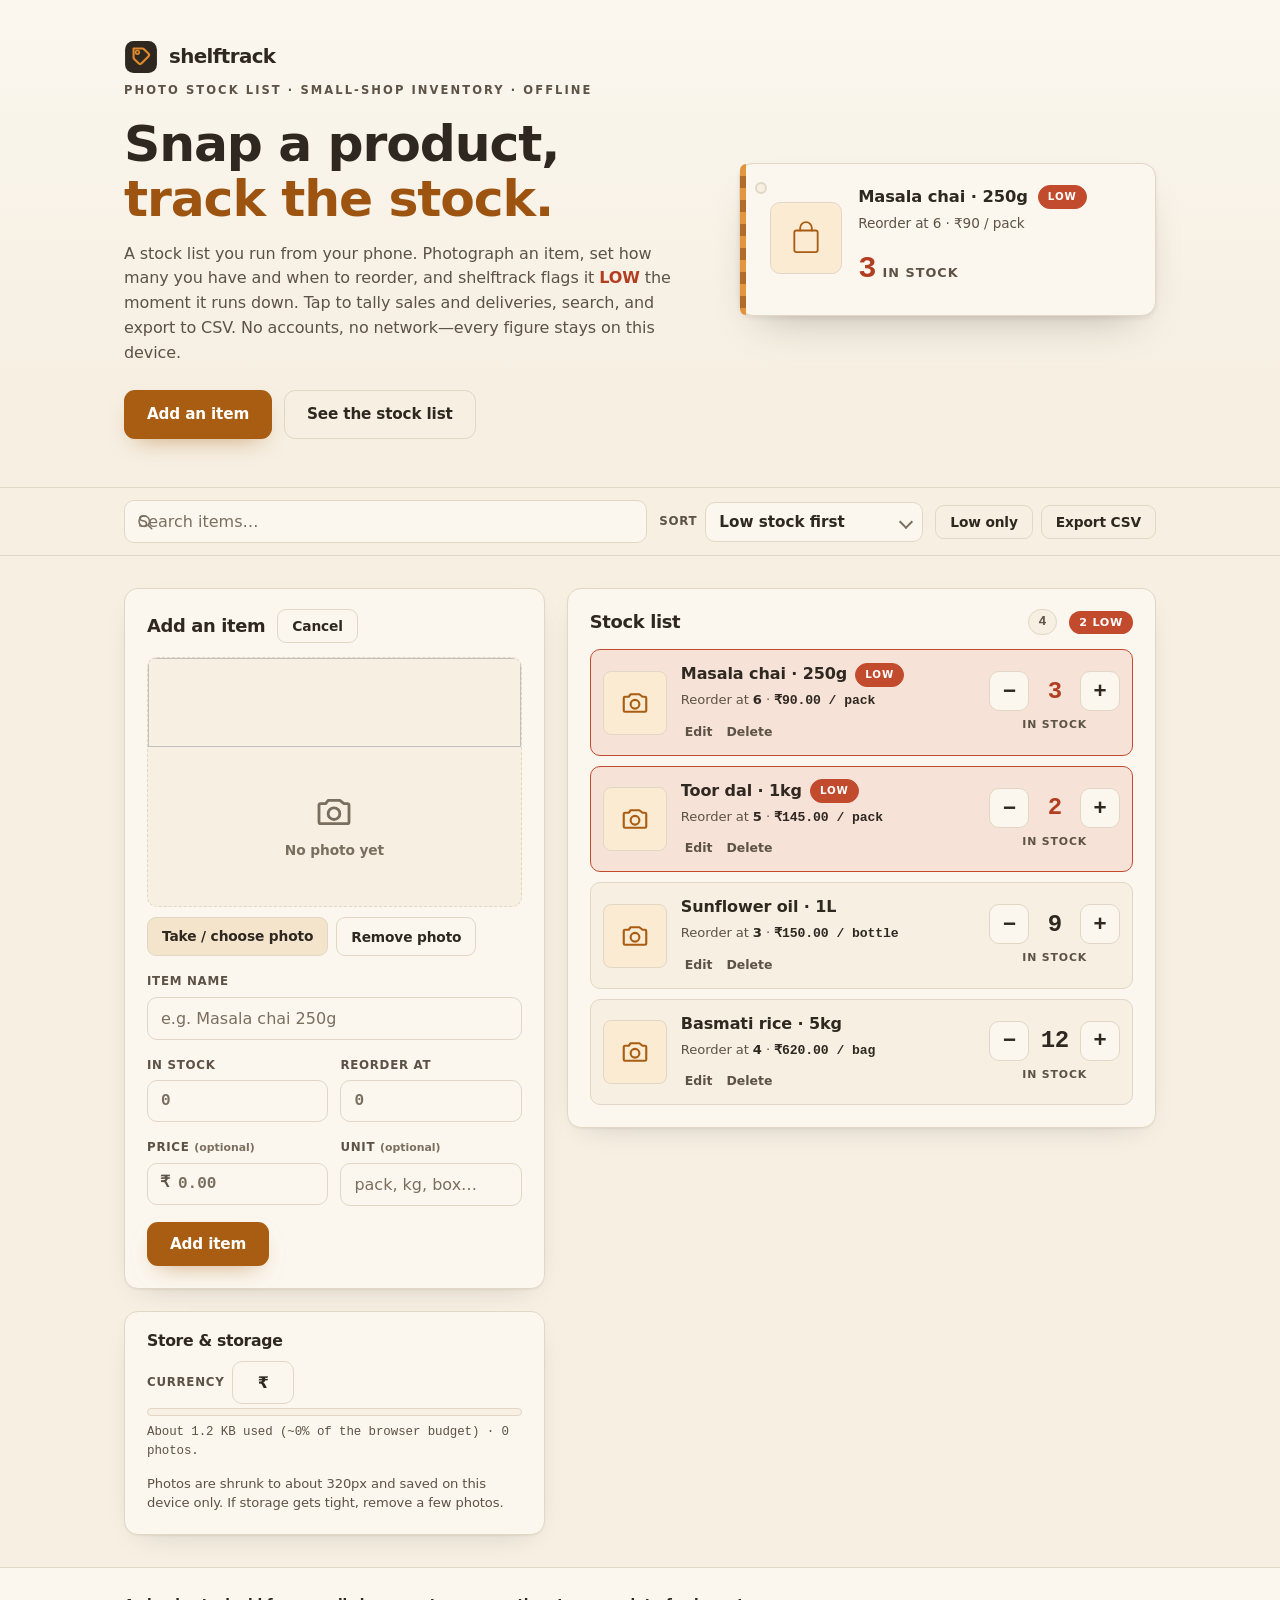
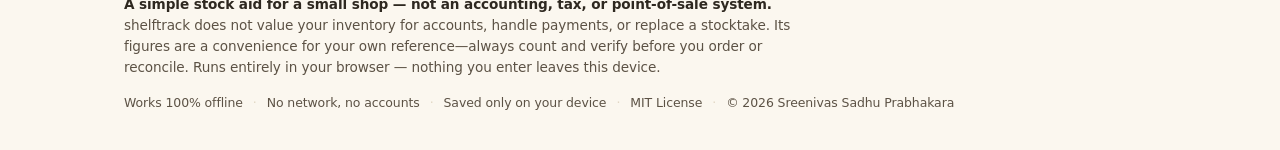
<file: index.html>
<!doctype html>
<html lang="en">
<head>
  <meta charset="utf-8">
  <meta name="viewport" content="width=device-width, initial-scale=1">
  <meta http-equiv="Content-Security-Policy" content="default-src 'self'; connect-src 'none'; img-src 'self' data:; base-uri 'none'; form-action 'none'; frame-ancestors 'none'; object-src 'none'">
  <title>shelftrack — snap a product, track your shop's stock</title>
  <meta name="description" content="A photo-first stock list for a small shop. Snap a product, set a quantity and reorder level, and see clear LOW badges the moment something runs down. Fast +/− tallies, search, CSV export. Private and offline.">
  <meta name="color-scheme" content="light dark">
  <link rel="canonical" href="https://sreenivas-sadhu-prabhakara.github.io/shelftrack/">
  <meta name="robots" content="index, follow, max-image-preview:large">
  <meta name="author" content="Sreenivas Sadhu Prabhakara">
  <meta name="keywords" content="inventory app, stock tracker, small shop inventory, photo inventory, low stock alert, reorder level, stock count app, offline inventory, CSV stock export, shop stock list">
  <meta name="theme-color" content="#F6EFE2" media="(prefers-color-scheme: light)">
  <meta name="theme-color" content="#231F1A" media="(prefers-color-scheme: dark)">

  <!-- Open Graph -->
  <meta property="og:type" content="website">
  <meta property="og:site_name" content="shelftrack">
  <meta property="og:title" content="shelftrack — snap a product, track your shop's stock">
  <meta property="og:description" content="A photo-first stock list for a small shop. Snap a product, set a reorder level, and see clear LOW badges the moment something runs down. Fast tallies, search, CSV export. Private and fully offline.">
  <meta property="og:url" content="https://sreenivas-sadhu-prabhakara.github.io/shelftrack/">
  <meta property="og:locale" content="en_US">
  <meta property="og:image" content="https://sreenivas-sadhu-prabhakara.github.io/shelftrack/og-image.png">
  <meta property="og:image:width" content="1200">
  <meta property="og:image:height" content="630">
  <meta property="og:image:alt" content="shelftrack — a photo stock list with a LOW badge on a low item">

  <!-- Twitter -->
  <meta name="twitter:card" content="summary_large_image">
  <meta name="twitter:title" content="shelftrack — snap a product, track your shop's stock">
  <meta name="twitter:description" content="A photo-first stock list for a small shop. Snap a product, set a reorder level, and see LOW badges the moment something runs down. Private and fully offline.">
  <meta name="twitter:image" content="https://sreenivas-sadhu-prabhakara.github.io/shelftrack/og-image.png">
  <meta name="twitter:image:alt" content="shelftrack — a photo stock list with a LOW badge on a low item">

  <link rel="stylesheet" href="styles.css">
  <link rel="icon" href="favicon.svg" type="image/svg+xml">
  <link rel="apple-touch-icon" href="apple-touch-icon.png">
  <link rel="manifest" href="manifest.webmanifest">

  <!-- Structured data (data block; not affected by script-src) -->
  <script type="application/ld+json">
  {
    "@context": "https://schema.org",
    "@type": "WebApplication",
    "name": "shelftrack",
    "description": "A client-side, photo-first inventory tracker for tiny shops. Add an item with a photo, quantity, and reorder level, adjust stock with fast plus/minus tallies, get LOW badges when quantity drops to the reorder level, and export the whole list to CSV. Private, offline, no accounts.",
    "url": "https://sreenivas-sadhu-prabhakara.github.io/shelftrack/",
    "applicationCategory": "BusinessApplication",
    "operatingSystem": "Any (modern web browser)",
    "browserRequirements": "Requires a modern web browser with JavaScript enabled.",
    "isAccessibleForFree": true,
    "offers": { "@type": "Offer", "price": "0", "priceCurrency": "USD" },
    "license": "https://opensource.org/licenses/MIT",
    "author": { "@type": "Person", "name": "Sreenivas Sadhu Prabhakara" },
    "softwareVersion": "0.1.0",
    "featureList": [
      "Add items with a downscaled product photo captured from the camera or a file",
      "Track quantity, reorder level, and optional price and unit per item",
      "Clear LOW badge when quantity is at or below the reorder level",
      "Fast plus and minus tallies that never drop below zero",
      "Search by name and sort by low-stock-first",
      "Export the whole list to a correctly-escaped CSV file",
      "Local-storage usage estimate with a near-full warning",
      "Runs 100% offline in your browser"
    ]
  }
  </script>
  <script type="application/ld+json">
  {
    "@context": "https://schema.org",
    "@type": "FAQPage",
    "mainEntity": [
      {
        "@type": "Question",
        "name": "How does shelftrack decide an item is low on stock?",
        "acceptedAnswer": {
          "@type": "Answer",
          "text": "Every item has a reorder level you set. The moment its quantity is at or below that level, shelftrack shows a LOW badge and can float the item to the top of the list. Set the reorder level to the point where you would normally place a new order."
        }
      },
      {
        "@type": "Question",
        "name": "Where are the product photos stored, and will they fill up my phone?",
        "acceptedAnswer": {
          "@type": "Answer",
          "text": "Each photo is shrunk to about 320 pixels on its long edge and saved as a compact JPEG inside your browser's local storage on this device only. shelftrack shows a running storage estimate and warns you as you approach the browser limit, so a typical shop can keep a few hundred items comfortably."
        }
      },
      {
        "@type": "Question",
        "name": "Can I use shelftrack without a camera or on a desktop?",
        "acceptedAnswer": {
          "@type": "Answer",
          "text": "Yes. Adding a photo is optional, and the photo control uses a standard file input: on a phone it opens the camera, and on a desktop it opens a file picker. Items without a photo show a neat placeholder tile."
        }
      },
      {
        "@type": "Question",
        "name": "How do I move my stock list to a spreadsheet or accountant?",
        "acceptedAnswer": {
          "@type": "Answer",
          "text": "Use Export CSV. shelftrack writes a standards-compliant CSV with every item's name, quantity, reorder level, price, unit, and low-stock flag, safely escaping any commas, quotes, or line breaks in your names so it opens cleanly in any spreadsheet."
        }
      },
      {
        "@type": "Question",
        "name": "Is my inventory private?",
        "acceptedAnswer": {
          "@type": "Answer",
          "text": "Completely. shelftrack runs entirely in your browser and stores everything only in this device's local storage. A strict Content-Security-Policy blocks every network request, so nothing about your shop, prices, or photos is ever sent anywhere."
        }
      }
    ]
  }
  </script>
</head>
<body>
  <a class="skip-link" href="#workspace">Skip to the stock list</a>

  <!-- ============ HERO ============ -->
  <header class="hero" id="top">
    <div class="hero__inner">
      <div class="hero__lead">
        <a class="brand" href="#top" aria-label="shelftrack home">
          <svg class="brand__mark" viewBox="0 0 32 32" aria-hidden="true">
            <rect x="1" y="1" width="30" height="30" rx="8" class="brand__bg"/>
            <path class="brand__tag" d="M9 8h8.4a2 2 0 0 1 1.42.6l4.1 4.12a2 2 0 0 1 0 2.82l-6.38 6.36a2 2 0 0 1-2.82 0l-4.1-4.12A2 2 0 0 1 9 16.36V8z"/>
            <circle class="brand__hole" cx="12.6" cy="11.6" r="1.7"/>
          </svg>
          <span class="brand__word">shelftrack</span>
        </a>
        <p class="eyebrow">Photo stock list &middot; small-shop inventory &middot; offline</p>
        <h1 class="hero__title">Snap a product, <span class="hero__accent">track the stock.</span></h1>
        <p class="hero__lede">
          A stock list you run from your phone. Photograph an item, set how many you have and when to reorder,
          and shelftrack flags it <strong>LOW</strong> the moment it runs down. Tap to tally sales and
          deliveries, search, and export to CSV. No accounts, no network&mdash;every figure stays on this device.
        </p>
        <div class="hero__actions">
          <a class="btn btn--primary" href="#additem">Add an item</a>
          <a class="btn btn--quiet" href="#stocklist">See the stock list</a>
        </div>
      </div>

      <!-- Signature: a sample price-tag stock card with a LOW badge -->
      <aside class="tagcard" aria-label="Example stock item">
        <div class="tagcard__punch" aria-hidden="true"></div>
        <div class="tagcard__thumb" aria-hidden="true">
          <svg viewBox="0 0 48 48" class="tagcard__glyph">
            <rect x="10" y="15" width="28" height="26" rx="2.5"/>
            <path d="M17 15v-3a7 7 0 0 1 14 0v3"/>
          </svg>
        </div>
        <div class="tagcard__body">
          <div class="tagcard__row">
            <span class="tagcard__name">Masala chai&nbsp;·&nbsp;250g</span>
            <span class="badge badge--low">LOW</span>
          </div>
          <p class="tagcard__meta">Reorder at 6 &middot; &#8377;90 / pack</p>
          <div class="tagcard__qty">
            <span class="tagcard__qtynum">3</span>
            <span class="tagcard__qtylabel">in stock</span>
          </div>
        </div>
      </aside>
    </div>
  </header>

  <main id="workspace">
    <!-- ============ TOOLBAR ============ -->
    <section class="toolbar" aria-label="List controls">
      <div class="toolbar__inner">
        <div class="toolbar__search">
          <span class="toolbar__searchicon" aria-hidden="true">
            <svg viewBox="0 0 24 24"><circle cx="11" cy="11" r="7"/><line x1="16.5" y1="16.5" x2="21" y2="21"/></svg>
          </span>
          <label class="sr-only" for="searchInput">Search items by name</label>
          <input type="search" id="searchInput" class="input input--search" placeholder="Search items…" autocomplete="off" spellcheck="false">
        </div>
        <label class="field field--inline" for="sortSelect">
          <span class="field__label">Sort</span>
          <span class="select">
            <select id="sortSelect" aria-label="Sort the stock list">
              <option value="low">Low stock first</option>
              <option value="name">Name (A–Z)</option>
              <option value="qty">Quantity (high–low)</option>
              <option value="added">Recently added</option>
            </select>
          </span>
        </label>
        <div class="toolbar__btns">
          <button type="button" class="btn btn--quiet btn--sm" id="lowOnlyBtn" aria-pressed="false">Low only</button>
          <button type="button" class="btn btn--quiet btn--sm" id="exportBtn">Export CSV</button>
        </div>
      </div>
    </section>

    <div class="grid">
      <!-- ============ LEFT: ADD / EDIT FORM ============ -->
      <div class="col col--input">
        <section class="card" aria-labelledby="formHeading" id="additem">
          <div class="card__head">
            <h2 class="card__title" id="formHeading">Add an item</h2>
            <button type="button" class="btn btn--quiet btn--sm" id="cancelEditBtn" hidden>Cancel</button>
          </div>

          <form class="itemform" id="itemForm" novalidate>
            <!-- photo -->
            <div class="photo">
              <div class="photo__frame" id="photoFrame">
                <img class="photo__img" id="photoImg" alt="" hidden>
                <span class="photo__placeholder" id="photoPlaceholder">
                  <svg viewBox="0 0 24 24" aria-hidden="true"><path d="M4 7h3l1.5-2h7L18 7h2a1 1 0 0 1 1 1v10a1 1 0 0 1-1 1H4a1 1 0 0 1-1-1V8a1 1 0 0 1 1-1z"/><circle cx="12" cy="13" r="3.5"/></svg>
                  <span>No photo yet</span>
                </span>
              </div>
              <div class="photo__controls">
                <label class="btn btn--soft btn--sm photo__pick">
                  <input type="file" id="photoInput" accept="image/*" capture="environment" hidden>
                  <span id="photoPickLabel">Take / choose photo</span>
                </label>
                <button type="button" class="btn btn--quiet btn--sm" id="clearPhotoBtn" hidden>Remove photo</button>
              </div>
              <p class="photo__msg" id="photoMsg" role="status" aria-live="polite" hidden></p>
            </div>

            <div class="field">
              <label class="field__label" for="itemName">Item name</label>
              <input type="text" id="itemName" class="input" placeholder="e.g. Masala chai 250g" autocomplete="off" maxlength="80" required>
            </div>

            <div class="itemform__row">
              <div class="field">
                <label class="field__label" for="itemQty">In stock</label>
                <input type="text" id="itemQty" class="input input--num" inputmode="numeric" placeholder="0" autocomplete="off" required>
              </div>
              <div class="field">
                <label class="field__label" for="itemReorder">Reorder at</label>
                <input type="text" id="itemReorder" class="input input--num" inputmode="numeric" placeholder="0" autocomplete="off" required>
              </div>
            </div>

            <div class="itemform__row">
              <div class="field">
                <label class="field__label" for="itemPrice">Price <span class="field__opt">(optional)</span></label>
                <div class="numwrap">
                  <span class="numwrap__sym" id="priceSym" aria-hidden="true">&#8377;</span>
                  <input type="text" id="itemPrice" class="input input--price" inputmode="decimal" placeholder="0.00" autocomplete="off" aria-describedby="priceSym">
                </div>
              </div>
              <div class="field">
                <label class="field__label" for="itemUnit">Unit <span class="field__opt">(optional)</span></label>
                <input type="text" id="itemUnit" class="input" placeholder="pack, kg, box…" autocomplete="off" maxlength="16">
              </div>
            </div>

            <div class="itemform__actions">
              <button type="submit" class="btn btn--primary" id="saveItemBtn">Add item</button>
            </div>
            <p class="formerror" id="formError" role="alert" aria-live="assertive"></p>
          </form>
        </section>

        <!-- storage / currency card -->
        <section class="card card--aux" aria-labelledby="auxHeading">
          <div class="card__head">
            <h2 class="card__title card__title--sm" id="auxHeading">Store &amp; storage</h2>
          </div>
          <label class="field field--inline field--cur" for="currencyInput">
            <span class="field__label">Currency</span>
            <input type="text" id="currencyInput" class="input input--cur" maxlength="3" value="&#8377;" aria-label="Currency symbol" autocomplete="off" spellcheck="false">
          </label>
          <div class="storage" aria-live="polite">
            <div class="storage__bar"><span class="storage__fill" id="storageFill"></span></div>
            <p class="storage__text" id="storageText">No items stored yet.</p>
          </div>
          <p class="hint">Photos are shrunk to about 320px and saved on this device only. If storage gets tight, remove a few photos.</p>
        </section>
      </div>

      <!-- ============ RIGHT: STOCK LIST ============ -->
      <div class="col col--output">
        <section class="card card--list" aria-labelledby="listHeading" id="stocklist">
          <div class="card__head">
            <h2 class="card__title" id="listHeading">Stock list</h2>
            <span class="card__count" id="itemCount">0</span>
            <span class="card__lowtag" id="lowTag" hidden></span>
          </div>
          <ul class="stock" id="stockList"></ul>
          <p class="empty" id="listEmpty">No items yet. Add your first product on the left.</p>
          <p class="empty" id="searchEmpty" hidden>No items match your search.</p>
        </section>
      </div>
    </div>

    <!-- toast -->
    <p class="toast" id="toast" role="status" aria-live="polite" hidden></p>
  </main>

  <!-- ============ FOOTER ============ -->
  <footer class="foot">
    <div class="foot__inner">
      <p class="foot__disclaimer">
        <strong>A simple stock aid for a small shop &mdash; not an accounting, tax, or point-of-sale system.</strong>
        shelftrack does not value your inventory for accounts, handle payments, or replace a stocktake. Its figures
        are a convenience for your own reference&mdash;always count and verify before you order or reconcile.
        Runs entirely in your browser &mdash; nothing you enter leaves this device.
      </p>
      <p class="foot__meta">
        <span>Works 100% offline</span><span class="foot__dot">&middot;</span>
        <span>No network, no accounts</span><span class="foot__dot">&middot;</span>
        <span>Saved only on your device</span><span class="foot__dot">&middot;</span>
        <span>MIT&nbsp;License</span><span class="foot__dot">&middot;</span>
        <span>&copy; 2026 Sreenivas&nbsp;Sadhu&nbsp;Prabhakara</span>
      </p>
    </div>
  </footer>

  <script src="app.js" defer></script>
</body>
</html>
</file>
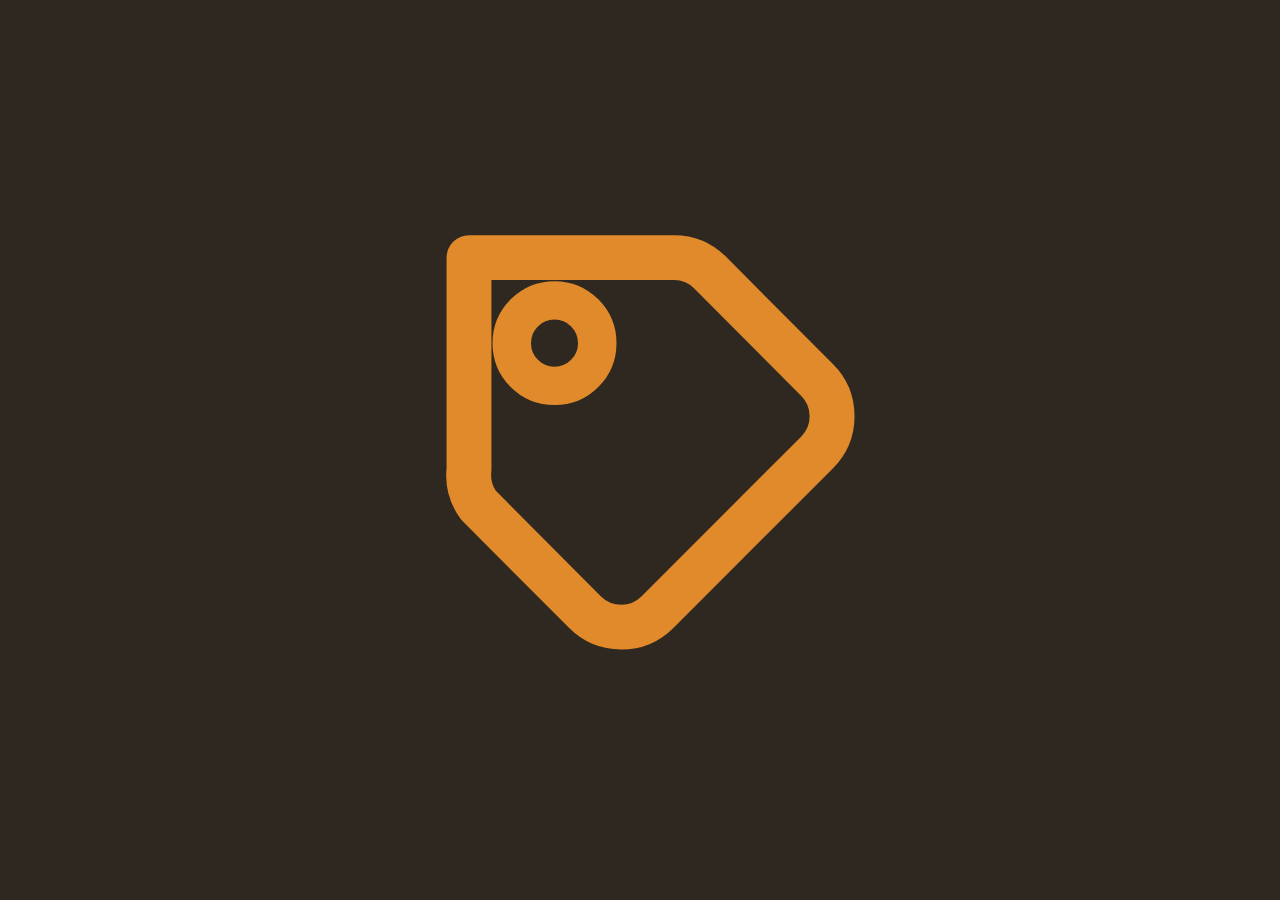
<file: assets/icon.html>
<!doctype html>
<html lang="en">
<head>
<meta charset="utf-8">
<style>
  * { box-sizing: border-box; margin: 0; padding: 0; }
  html, body { width: 100%; height: 100%; overflow: hidden; background: #2E2820; }
  body { display: grid; place-items: center; }
  /* 12% safe padding on each side -> mark fills the middle ~76vmin */
  .mark { width: 76vmin; height: 76vmin; display: block; }
</style>
</head>
<body>
  <!-- punched price-tag with an amber outline: the shelftrack mark -->
  <svg class="mark" viewBox="0 0 32 32" aria-hidden="true">
    <path d="M8 7h9.6a2.4 2.4 0 0 1 1.7.72l4.98 5.0a2.4 2.4 0 0 1 0 3.4l-7.46 7.46a2.4 2.4 0 0 1-3.4 0l-4.98-5.0A2.4 2.4 0 0 1 8 16.9V7z"
          fill="none" stroke="#E08A2B" stroke-width="2.1" stroke-linejoin="round"/>
    <circle cx="12" cy="11" r="2" fill="none" stroke="#E08A2B" stroke-width="1.8"/>
  </svg>
</body>
</html>
</file>
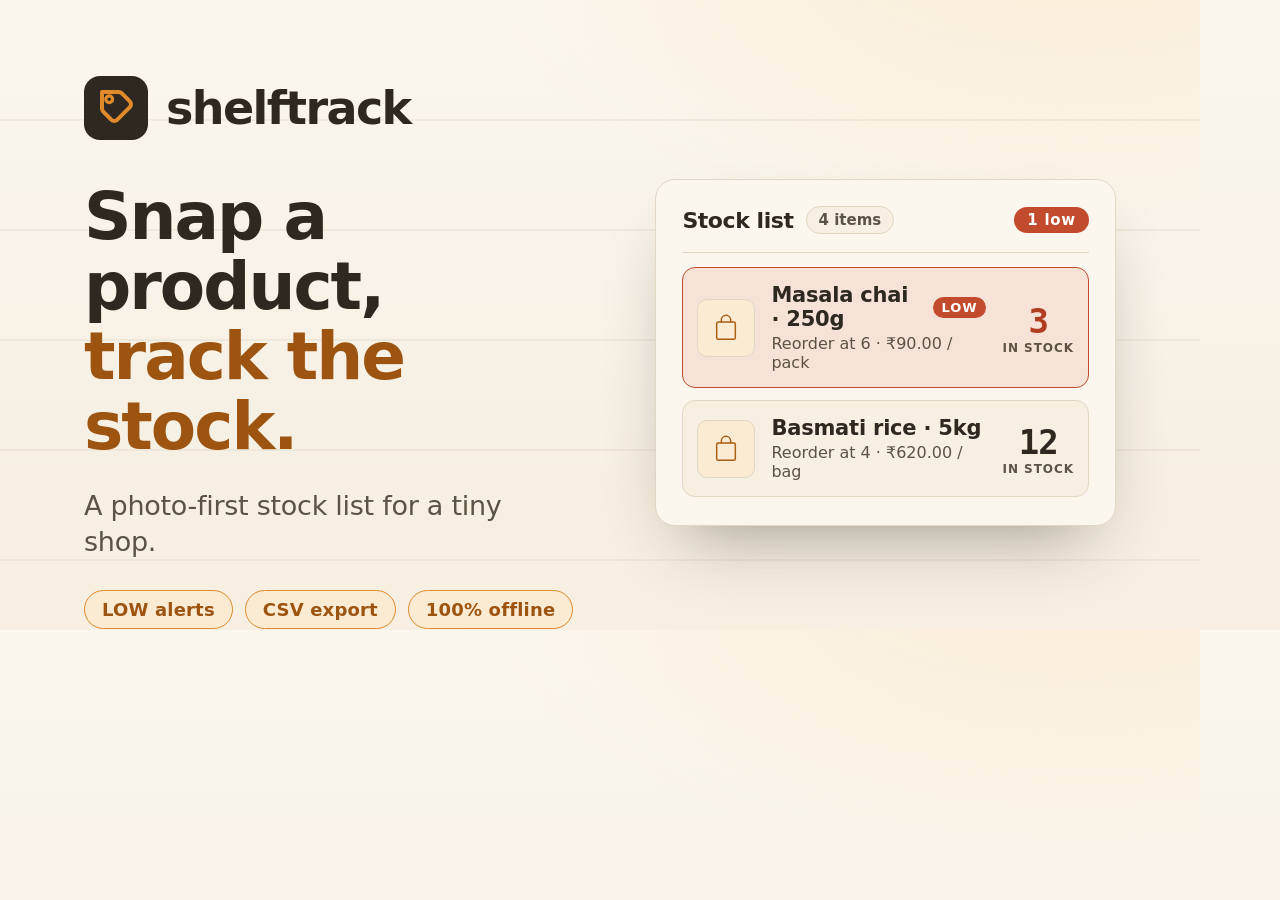
<file: assets/og.html>
<!doctype html>
<html lang="en">
<head>
<meta charset="utf-8">
<style>
  :root {
    --paper:  #F6EFE2;
    --paper2: #FBF7EF;
    --ink:    #2E2820;
    --ink-soft:#5C5245;
    --ink-faint:#7A6F5F;
    --rule:   #E1D7C4;
    --amber:  #A85D12;
    --amber-txt:#9C5410;
    --amber-bright:#E08A2B;
    --amber-wash:#FBEBD3;
    --low:    #C24B2E;
    --low-dk: #B23E22;
    --low-wash:#F7E2D8;
    --ok:     #3E7A54;
    --sans: "Inter", system-ui, -apple-system, "Segoe UI", Roboto, Helvetica, Arial, sans-serif;
    --mono: ui-monospace, "SF Mono", "Roboto Mono", Menlo, Consolas, monospace;
  }
  * { box-sizing: border-box; margin: 0; padding: 0; }
  html, body { width: 1200px; height: 630px; overflow: hidden; }
  body {
    position: relative;
    background:
      radial-gradient(1100px 560px at 90% -14%, var(--amber-wash), transparent 58%),
      linear-gradient(180deg, var(--paper2), var(--paper) 80%);
    font-family: var(--sans);
    color: var(--ink);
    -webkit-font-smoothing: antialiased;
  }
  /* faint shelf rules behind everything */
  .rules { position: absolute; inset: 0; opacity: 0.45; }
  .rules line { stroke: var(--rule); stroke-width: 1.4; }

  .frame {
    position: absolute; inset: 0;
    padding: 76px 84px;
    display: grid;
    grid-template-columns: 1.06fr 0.94fr;
    gap: 52px;
    align-items: center;
  }

  /* left: wordmark + headline */
  .brand { display: flex; align-items: center; gap: 18px; }
  .brand svg { width: 64px; height: 64px; }
  .brand .word { font-size: 46px; font-weight: 800; letter-spacing: -0.035em; color: var(--ink); }

  .headline { margin-top: 42px; }
  .headline h1 {
    font-size: 66px; font-weight: 800; letter-spacing: -0.03em;
    line-height: 1.06; color: var(--ink); max-width: 13ch;
  }
  .headline .accent { color: var(--amber-txt); }
  .headline p {
    margin-top: 26px;
    font-size: 27px; font-weight: 500; letter-spacing: -0.01em;
    color: var(--ink-soft); line-height: 1.34; max-width: 26ch;
  }
  .chips { margin-top: 30px; display: flex; gap: 12px; }
  .chip {
    font-size: 18px; font-weight: 700; letter-spacing: 0.01em;
    color: var(--amber-txt); background: var(--amber-wash);
    border: 1px solid var(--amber-bright); border-radius: 999px;
    padding: 8px 17px;
  }

  /* right: a stock-list panel signature */
  .panel {
    background: var(--paper2);
    border: 1px solid var(--rule);
    border-radius: 20px;
    box-shadow: 0 34px 66px -30px rgba(46,40,32,0.45);
    padding: 26px 26px 28px;
  }
  .panel__head {
    display: flex; align-items: center; gap: 12px;
    padding-bottom: 18px; margin-bottom: 14px;
    border-bottom: 1.5px solid var(--rule);
  }
  .panel__title { font-size: 22px; font-weight: 800; letter-spacing: -0.02em; }
  .panel__count {
    font-size: 15px; font-weight: 700; color: var(--ink-soft);
    background: var(--paper); border: 1px solid var(--rule);
    border-radius: 999px; padding: 4px 12px;
  }
  .panel__low {
    margin-left: auto; font-size: 15px; font-weight: 800; letter-spacing: 0.05em;
    color: #fff; background: var(--low); border-radius: 999px; padding: 4px 13px;
  }

  .item {
    display: grid; grid-template-columns: auto 1fr auto; gap: 16px;
    align-items: center; padding: 15px 14px; border-radius: 13px;
    border: 1px solid var(--rule); background: var(--paper);
  }
  .item + .item { margin-top: 12px; }
  .item.low { border-color: var(--low); background: var(--low-wash); }
  .thumb {
    width: 58px; height: 58px; border-radius: 10px;
    background: var(--amber-wash); border: 1px solid var(--rule);
    display: grid; place-items: center;
  }
  .thumb svg { width: 32px; height: 32px; fill: none; stroke: var(--amber); stroke-width: 2.2; stroke-linecap: round; stroke-linejoin: round; }
  .item__body { min-width: 0; }
  .item__nameline { display: flex; align-items: center; gap: 10px; }
  .item__name { font-size: 21px; font-weight: 700; letter-spacing: -0.01em; }
  .item__badge {
    font-size: 13px; font-weight: 800; letter-spacing: 0.07em;
    color: #fff; background: var(--low); border-radius: 999px; padding: 3px 9px;
  }
  .item__meta { margin-top: 3px; font-size: 16px; color: var(--ink-soft); }
  .item__qty { text-align: center; }
  .item__qtynum { font-size: 34px; font-weight: 800; letter-spacing: -0.03em; color: var(--ink);
    font-family: var(--mono); font-variant-numeric: tabular-nums; }
  .item.low .item__qtynum { color: var(--low-dk); }
  .item__qtylabel { font-size: 12px; font-weight: 700; letter-spacing: 0.08em; text-transform: uppercase; color: var(--ink-soft); }
</style>
</head>
<body>
  <svg class="rules" viewBox="0 0 1200 630" preserveAspectRatio="none" aria-hidden="true">
    <line x1="0" y1="120" x2="1200" y2="120"/>
    <line x1="0" y1="230" x2="1200" y2="230"/>
    <line x1="0" y1="340" x2="1200" y2="340"/>
    <line x1="0" y1="450" x2="1200" y2="450"/>
    <line x1="0" y1="560" x2="1200" y2="560"/>
  </svg>

  <div class="frame">
    <div>
      <div class="brand">
        <svg viewBox="0 0 32 32" aria-hidden="true">
          <rect width="32" height="32" rx="8" fill="#2E2820"/>
          <path d="M9 8h8.4a2 2 0 0 1 1.42.6l4.1 4.12a2 2 0 0 1 0 2.82l-6.38 6.36a2 2 0 0 1-2.82 0l-4.1-4.12A2 2 0 0 1 9 16.36V8z" fill="none" stroke="#E08A2B" stroke-width="2" stroke-linejoin="round"/>
          <circle cx="12.6" cy="11.6" r="1.7" fill="none" stroke="#E08A2B" stroke-width="1.6"/>
        </svg>
        <span class="word">shelftrack</span>
      </div>
      <div class="headline">
        <h1>Snap a product,<br><span class="accent">track the stock.</span></h1>
        <p>A photo-first stock list for a tiny shop.</p>
      </div>
      <div class="chips">
        <span class="chip">LOW alerts</span>
        <span class="chip">CSV export</span>
        <span class="chip">100% offline</span>
      </div>
    </div>

    <div class="panel">
      <div class="panel__head">
        <span class="panel__title">Stock list</span>
        <span class="panel__count">4 items</span>
        <span class="panel__low">1 low</span>
      </div>

      <div class="item low">
        <span class="thumb"><svg viewBox="0 0 48 48"><rect x="10" y="15" width="28" height="26" rx="2.5"/><path d="M17 15v-3a7 7 0 0 1 14 0v3"/></svg></span>
        <div class="item__body">
          <div class="item__nameline"><span class="item__name">Masala chai · 250g</span><span class="item__badge">LOW</span></div>
          <p class="item__meta">Reorder at 6 · &#8377;90.00 / pack</p>
        </div>
        <div class="item__qty"><div class="item__qtynum">3</div><div class="item__qtylabel">in stock</div></div>
      </div>

      <div class="item">
        <span class="thumb"><svg viewBox="0 0 48 48"><rect x="10" y="15" width="28" height="26" rx="2.5"/><path d="M17 15v-3a7 7 0 0 1 14 0v3"/></svg></span>
        <div class="item__body">
          <div class="item__nameline"><span class="item__name">Basmati rice · 5kg</span></div>
          <p class="item__meta">Reorder at 4 · &#8377;620.00 / bag</p>
        </div>
        <div class="item__qty"><div class="item__qtynum">12</div><div class="item__qtylabel">in stock</div></div>
      </div>
    </div>
  </div>
</body>
</html>
</file>
<file: styles.css>
/* ============================================================
   shelftrack — a photo-first stock list for a tiny shop.
   Warm price-tag palette: espresso ink + amber accent on
   soft cream "kraft" paper, with a punched price-tag motif.
   ============================================================ */

:root {
  /* kraft paper / ink */
  --paper:    #F6EFE2;   /* warm cream shelf paper */
  --paper2:   #FBF7EF;   /* raised card / tag stock */
  --ink:      #2E2820;   /* espresso — primary text */
  --ink-soft: #5C5245;   /* muted brown */
  --ink-faint:#7A6F5F;   /* captions (large text only) */
  --rule:     #E1D7C4;   /* hairline */
  --rule2:    #EBE3D3;

  /* signals */
  --amber:      #A85D12;  /* accent / primary action (text-safe) */
  --amber-dk:   #8F4E0E;  /* hover */
  --amber-txt:  #9C5410;  /* accent text on paper */
  --amber-bright:#E08A2B; /* decorative fills only */
  --amber-wash: #FBEBD3;
  --amber-wash2:#F4E4CC;

  --low:      #C24B2E;   /* low-stock / danger terracotta */
  --low-dk:   #B23E22;
  --low-wash: #F7E2D8;

  --ok:       #3E7A54;   /* healthy stock */

  /* text placed ON a filled accent chip/button. White reads well on the
     light-scheme amber/low fills; in dark mode those fills go pale, so the
     dark block flips this to the deep paper ink to keep >=4.5:1 contrast. */
  --on-accent: #fff;

  --sans: "Inter", system-ui, -apple-system, "Segoe UI", Roboto, Helvetica, Arial, sans-serif;
  --mono: ui-monospace, "SF Mono", "Roboto Mono", Menlo, Consolas, "Liberation Mono", monospace;

  --radius:   14px;
  --radius-sm:10px;
  --radius-xs:8px;
  --shadow:   0 1px 2px rgba(46,40,32,0.06), 0 10px 30px -18px rgba(46,40,32,0.28);
  --shadow-lift: 0 2px 4px rgba(46,40,32,0.08), 0 20px 44px -22px rgba(46,40,32,0.34);
  --wrap: 1120px;
  --ease: cubic-bezier(0.22, 0.61, 0.36, 1);
}

@media (prefers-color-scheme: dark) {
  :root {
    --paper:    #231F1A;
    --paper2:   #2C2721;
    --ink:      #EDE6DA;
    --ink-soft: #C3B8A8;
    --ink-faint:#948A7B;
    --rule:     #3C352C;
    --rule2:    #332D26;

    --amber:      #E8A24E;
    --amber-dk:   #F0B268;
    --amber-txt:  #EBA855;
    --amber-bright:#E8A24E;
    --amber-wash: rgba(232,162,78,0.14);
    --amber-wash2:rgba(232,162,78,0.10);

    --low:      #E5764F;
    --low-dk:   #EE8A6E;
    --low-wash: rgba(229,118,79,0.16);

    --ok:       #5FB07E;

    /* pale accent fills in dark mode need dark text, not white */
    --on-accent: #231F1A;

    --shadow:   0 1px 2px rgba(0,0,0,0.3), 0 12px 30px -18px rgba(0,0,0,0.55);
    --shadow-lift: 0 2px 4px rgba(0,0,0,0.35), 0 22px 46px -22px rgba(0,0,0,0.6);
  }
}

* { box-sizing: border-box; }
html { -webkit-text-size-adjust: 100%; }

body {
  margin: 0;
  background: var(--paper);
  color: var(--ink);
  font-family: var(--sans);
  font-size: 16px;
  line-height: 1.55;
  letter-spacing: -0.006em;
  -webkit-font-smoothing: antialiased;
  text-rendering: optimizeLegibility;
}

/* warm shelf glow so the paper never reads dead */
body::before {
  content: "";
  position: fixed;
  inset: 0;
  z-index: -1;
  background:
    radial-gradient(1100px 560px at 88% -12%, var(--amber-wash), transparent 60%),
    radial-gradient(760px 460px at -4% 4%, var(--amber-wash2), transparent 55%);
  opacity: 0.7;
  pointer-events: none;
}

h1, h2, h3 { margin: 0; font-weight: 700; letter-spacing: -0.022em; line-height: 1.1; }
p { margin: 0; }

/* tabular figures where numbers matter */
.num, .mono,
.card__count, .input--num, .input--cur, .input--price,
.stock__qtynum, .tagcard__qtynum, .stock__price, .storage__text {
  font-family: var(--mono);
  font-variant-numeric: tabular-nums;
  font-feature-settings: "tnum" 1;
}

.sr-only {
  position: absolute; width: 1px; height: 1px;
  padding: 0; margin: -1px; overflow: hidden;
  clip: rect(0 0 0 0); white-space: nowrap; border: 0;
}

.skip-link {
  position: absolute; left: 12px; top: -60px;
  background: var(--amber); color: var(--on-accent);
  padding: 10px 16px; border-radius: 10px; font-weight: 700;
  z-index: 50; transition: top 0.18s var(--ease); text-decoration: none;
}
.skip-link:focus { top: 12px; }

/* shared focus ring */
a:focus-visible,
button:focus-visible,
input:focus-visible,
select:focus-visible,
.photo__pick:focus-within {
  outline: 3px solid var(--amber);
  outline-offset: 2px;
  border-radius: 8px;
}

.eyebrow {
  font-size: 0.72rem;
  text-transform: uppercase;
  letter-spacing: 0.18em;
  color: var(--ink-soft);
  font-weight: 600;
}

/* ============================================================
   HERO
   ============================================================ */
.hero {
  border-bottom: 1px solid var(--rule);
  background: linear-gradient(180deg, var(--paper2), var(--paper) 78%);
}
.hero__inner {
  max-width: var(--wrap);
  margin: 0 auto;
  padding: clamp(22px, 4vw, 40px) clamp(20px, 5vw, 44px) clamp(30px, 4vw, 48px);
  display: grid;
  grid-template-columns: 1.15fr 0.85fr;
  gap: clamp(24px, 4vw, 56px);
  align-items: center;
}

.brand { display: inline-flex; align-items: center; gap: 11px; text-decoration: none; color: inherit; }
.brand__mark { width: 34px; height: 34px; flex: none; }
.brand__bg { fill: var(--ink); }
.brand__tag { fill: none; stroke: var(--amber-bright); stroke-width: 2; stroke-linejoin: round; }
.brand__hole { fill: none; stroke: var(--amber-bright); stroke-width: 1.6; }
.brand__word { font-size: 1.24rem; font-weight: 800; letter-spacing: -0.03em; }

.hero__title {
  font-size: clamp(1.95rem, 4.8vw, 3.15rem);
  margin: 16px 0 0;
  max-width: 15ch;
}
.hero__accent { color: var(--amber-txt); }
.hero__lede {
  margin-top: 15px;
  max-width: 54ch;
  color: var(--ink-soft);
  font-size: clamp(0.98rem, 1.25vw, 1.08rem);
}
.hero__lede strong { color: var(--low-dk); font-weight: 700; }
.hero__actions { margin-top: 24px; display: flex; gap: 12px; flex-wrap: wrap; }

/* --- signature price-tag card --- */
.tagcard {
  position: relative;
  background: var(--paper2);
  border: 1px solid var(--rule);
  border-radius: var(--radius);
  box-shadow: var(--shadow-lift);
  padding: 20px 22px 22px 30px;
  display: flex;
  gap: 16px;
  align-items: center;
}
/* punched tag hole + notch on the left edge */
.tagcard::before {
  content: "";
  position: absolute; left: 0; top: 0; bottom: 0; width: 6px;
  border-radius: var(--radius) 0 0 var(--radius);
  background: repeating-linear-gradient(180deg, var(--amber-bright) 0 12px, var(--amber) 12px 24px);
  opacity: 0.9;
}
.tagcard__punch {
  position: absolute; left: 15px; top: 18px;
  width: 12px; height: 12px; border-radius: 50%;
  background: var(--paper);
  border: 2px solid var(--rule);
}
.tagcard__thumb {
  flex: none;
  width: 72px; height: 72px;
  border-radius: var(--radius-sm);
  background: var(--amber-wash);
  border: 1px solid var(--rule);
  display: grid; place-items: center;
  align-self: flex-start;
  margin-top: 18px;
}
.tagcard__glyph { width: 40px; height: 40px; fill: none; stroke: var(--amber); stroke-width: 2.2; stroke-linecap: round; stroke-linejoin: round; }
.tagcard__body { min-width: 0; flex: 1; }
.tagcard__row { display: flex; align-items: center; gap: 10px; }
.tagcard__name { font-weight: 700; font-size: 1.02rem; }
.tagcard__meta { margin-top: 3px; font-size: 0.85rem; color: var(--ink-soft); }
.tagcard__qty { margin-top: 12px; display: flex; align-items: baseline; gap: 7px; }
.tagcard__qtynum { font-size: 1.9rem; font-weight: 800; color: var(--low-dk); letter-spacing: -0.03em; }
.tagcard__qtylabel { font-size: 0.8rem; color: var(--ink-soft); text-transform: uppercase; letter-spacing: 0.08em; font-weight: 600; }

/* ============================================================
   BADGES
   ============================================================ */
.badge {
  font-size: 0.64rem; font-weight: 800; text-transform: uppercase; letter-spacing: 0.09em;
  border-radius: 999px; padding: 3px 9px; white-space: nowrap;
  border: 1px solid transparent;
}
.badge--low { color: var(--on-accent); background: var(--low); border-color: var(--low); }
.badge--out { color: var(--paper); background: var(--ink); border-color: var(--ink); }

/* ============================================================
   BUTTONS
   ============================================================ */
.btn {
  font-family: var(--sans);
  font-weight: 700;
  font-size: 0.95rem;
  letter-spacing: -0.01em;
  border-radius: 11px;
  cursor: pointer;
  border: 1px solid transparent;
  padding: 12px 22px;
  text-decoration: none;
  display: inline-flex; align-items: center; justify-content: center;
  transition: transform 0.12s var(--ease), background 0.16s var(--ease),
              box-shadow 0.16s var(--ease), border-color 0.16s var(--ease), color 0.16s var(--ease);
}
.btn:active { transform: translateY(1px); }
.btn--sm { padding: 8px 14px; font-size: 0.86rem; border-radius: 9px; }

.btn--primary {
  background: var(--amber);
  color: var(--on-accent);
  box-shadow: 0 10px 24px -12px rgba(168,93,18,0.6);
}
.btn--primary:hover { background: var(--amber-dk); }

.btn--soft {
  background: var(--amber-wash2);
  color: var(--ink);
  border-color: var(--rule);
}
.btn--soft:hover { border-color: var(--amber); background: var(--amber-wash); }

.btn--quiet {
  background: transparent;
  color: var(--ink);
  border-color: var(--rule);
}
.btn--quiet:hover { border-color: var(--ink-faint); background: rgba(46,40,32,0.04); }
.btn--quiet[aria-pressed="true"] {
  background: var(--amber-wash); border-color: var(--amber); color: var(--amber-txt);
}

/* ============================================================
   TOOLBAR (search + sort + actions)
   ============================================================ */
.toolbar {
  position: sticky; top: 0; z-index: 20;
  background: color-mix(in srgb, var(--paper) 88%, transparent);
  backdrop-filter: blur(10px);
  -webkit-backdrop-filter: blur(10px);
  border-bottom: 1px solid var(--rule);
}
.toolbar__inner {
  max-width: var(--wrap);
  margin: 0 auto;
  padding: 12px clamp(20px, 5vw, 44px);
  display: flex; align-items: center; gap: 12px; flex-wrap: wrap;
}
.toolbar__search { position: relative; flex: 1 1 220px; min-width: 0; display: flex; align-items: center; }
.toolbar__searchicon {
  position: absolute; left: 12px; width: 18px; height: 18px;
  pointer-events: none; color: var(--ink-faint);
}
.toolbar__searchicon svg { width: 18px; height: 18px; fill: none; stroke: currentColor; stroke-width: 2; stroke-linecap: round; }
.input--search { padding-left: 38px; }
.toolbar__btns { display: flex; gap: 8px; flex-wrap: wrap; }

/* ============================================================
   FIELDS / INPUTS / SELECT
   ============================================================ */
.field { display: flex; flex-direction: column; gap: 6px; min-width: 0; }
.field--inline { flex-direction: row; align-items: center; gap: 8px; }
.field__label {
  font-size: 0.74rem; font-weight: 700; letter-spacing: 0.06em;
  text-transform: uppercase; color: var(--ink-soft);
}
.field__opt { font-weight: 600; text-transform: none; letter-spacing: 0; color: var(--ink-faint); font-size: 0.68rem; }

.input {
  font-family: var(--sans);
  font-size: 1rem;
  color: var(--ink);
  background: var(--paper2);
  border: 1px solid var(--rule);
  border-radius: var(--radius-sm);
  padding: 11px 13px;
  width: 100%;
  transition: border-color 0.15s var(--ease), box-shadow 0.15s var(--ease);
}
.input::placeholder { color: var(--ink-faint); }
.input:hover { border-color: var(--ink-faint); }
.input:focus { outline: none; border-color: var(--amber); box-shadow: 0 0 0 3px var(--amber-wash); }

.input--num { font-family: var(--mono); font-weight: 600; text-align: left; }
.input--cur { width: 62px; text-align: center; font-weight: 700; }
.field--cur { flex: none; }

.numwrap { position: relative; display: flex; align-items: center; }
.numwrap__sym {
  position: absolute; left: 13px;
  font-family: var(--mono); font-weight: 700; color: var(--ink-soft);
  pointer-events: none;
}
.input--price { padding-left: 30px; font-family: var(--mono); font-weight: 600; }

.select { position: relative; display: inline-flex; width: 100%; }
.select::after {
  content: "";
  position: absolute; right: 12px; top: 50%;
  width: 8px; height: 8px; margin-top: -5px;
  border-right: 2px solid var(--ink-faint);
  border-bottom: 2px solid var(--ink-faint);
  transform: rotate(45deg);
  pointer-events: none;
}
.select select {
  appearance: none; -webkit-appearance: none; -moz-appearance: none;
  font-family: var(--sans);
  font-size: 0.95rem; font-weight: 600;
  color: var(--ink);
  background: var(--paper2);
  border: 1px solid var(--rule);
  border-radius: var(--radius-sm);
  padding: 10px 34px 10px 13px;
  width: 100%;
  cursor: pointer;
}
.select select:hover { border-color: var(--ink-faint); }
.select select:focus { outline: none; border-color: var(--amber); box-shadow: 0 0 0 3px var(--amber-wash); }
#sortSelect { min-width: 160px; }

/* ============================================================
   LAYOUT GRID
   ============================================================ */
.grid {
  max-width: var(--wrap);
  margin: 0 auto;
  padding: clamp(20px, 3vw, 32px) clamp(20px, 5vw, 44px) 20px;
  display: grid;
  grid-template-columns: minmax(0, 5fr) minmax(0, 7fr);
  gap: clamp(16px, 2vw, 22px);
  align-items: start;
}
.col { display: flex; flex-direction: column; gap: clamp(16px, 2vw, 22px); min-width: 0; }
.col--input { position: sticky; top: 66px; }

/* ============================================================
   CARDS
   ============================================================ */
.card {
  background: var(--paper2);
  border: 1px solid var(--rule);
  border-radius: var(--radius);
  box-shadow: var(--shadow);
  padding: 20px 22px 22px;
}
.card__head {
  display: flex; align-items: center; gap: 12px;
  margin-bottom: 14px;
}
.card__title { font-size: 1.12rem; letter-spacing: -0.02em; }
.card__title--sm { font-size: 0.98rem; }
.card__count {
  margin-left: auto;
  font-size: 0.82rem; color: var(--ink-soft);
  background: var(--paper); border: 1px solid var(--rule);
  padding: 2px 10px; border-radius: 999px; font-weight: 600;
}
.card__lowtag {
  font-size: 0.7rem; font-weight: 800; letter-spacing: 0.06em; text-transform: uppercase;
  color: var(--on-accent); background: var(--low); border-radius: 999px; padding: 3px 10px;
}
.card--aux .card__head { margin-bottom: 12px; }

.hint { margin-top: 12px; font-size: 0.82rem; color: var(--ink-soft); line-height: 1.45; }
.empty { font-size: 0.9rem; color: var(--ink-soft); font-style: italic; padding: 6px 0; }

/* ============================================================
   ITEM FORM
   ============================================================ */
.itemform { display: flex; flex-direction: column; gap: 16px; }
.itemform__row { display: grid; grid-template-columns: 1fr 1fr; gap: 12px; }
.itemform__actions { display: flex; gap: 10px; flex-wrap: wrap; }

/* photo capture block */
.photo { display: flex; flex-direction: column; gap: 10px; }
.photo__frame {
  width: 100%; aspect-ratio: 3 / 2;
  border-radius: var(--radius-sm);
  border: 1px dashed var(--rule);
  background: var(--paper);
  display: grid; place-items: center;
  overflow: hidden;
  position: relative;
}
.photo__img { width: 100%; height: 100%; object-fit: cover; display: block; }
.photo__placeholder {
  display: flex; flex-direction: column; align-items: center; gap: 8px;
  color: var(--ink-faint); font-size: 0.86rem; font-weight: 600;
}
.photo__placeholder svg { width: 40px; height: 40px; fill: none; stroke: currentColor; stroke-width: 1.7; stroke-linecap: round; stroke-linejoin: round; }
.photo__controls { display: flex; gap: 8px; flex-wrap: wrap; }
.photo__pick { position: relative; overflow: hidden; }
.photo__pick input[type="file"] { position: absolute; inset: 0; opacity: 0; cursor: pointer; }
.photo__msg {
  font-size: 0.82rem; color: var(--ink-soft); font-weight: 600;
  padding: 8px 11px; border-radius: var(--radius-xs);
  background: var(--paper); border: 1px solid var(--rule);
}
.photo__msg.is-warn { color: var(--low-dk); background: var(--low-wash); border-color: var(--low); }

.formerror { color: var(--low-dk); font-size: 0.86rem; font-weight: 700; }
.formerror:empty { display: none; }

/* storage meter */
.storage { margin-top: 4px; }
.storage__bar {
  height: 8px; border-radius: 999px; overflow: hidden;
  background: var(--paper); border: 1px solid var(--rule);
}
.storage__fill {
  display: block; height: 100%; width: 0%;
  background: var(--amber); border-radius: 999px;
  transition: width 0.3s var(--ease), background 0.2s var(--ease);
}
.storage__fill.is-warn { background: var(--low); }
.storage__text { margin-top: 7px; font-size: 0.78rem; color: var(--ink-soft); }
.storage__text.is-warn { color: var(--low-dk); font-weight: 600; }

/* ============================================================
   STOCK LIST
   ============================================================ */
.stock { list-style: none; margin: 0; padding: 0; display: flex; flex-direction: column; gap: 10px; }
.stock__item {
  display: grid;
  grid-template-columns: auto 1fr auto;
  gap: 14px;
  align-items: center;
  padding: 12px;
  border: 1px solid var(--rule);
  border-radius: var(--radius-sm);
  background: var(--paper);
  transition: border-color 0.16s var(--ease), box-shadow 0.16s var(--ease);
}
.stock__item.is-low { border-color: var(--low); background: var(--low-wash); }
/* out-of-stock is the most severe: keep the low wash, deepen the border.
   Listed after .is-low so an item that is both reads as OUT, not just low. */
.stock__item.is-out { border-color: var(--low-dk); box-shadow: inset 3px 0 0 var(--low-dk); }

/* thumbnail */
.stock__thumb {
  flex: none;
  width: 64px; height: 64px;
  border-radius: var(--radius-xs);
  object-fit: cover;
  background: var(--amber-wash);
  border: 1px solid var(--rule);
  display: block;
}
.stock__thumb--blank {
  display: grid; place-items: center;
  color: var(--amber);
}
.stock__thumb--blank svg { width: 30px; height: 30px; fill: none; stroke: currentColor; stroke-width: 1.7; stroke-linecap: round; stroke-linejoin: round; }

/* body */
.stock__body { min-width: 0; }
.stock__nameline { display: flex; align-items: center; gap: 8px; flex-wrap: wrap; }
.stock__name {
  font-weight: 700; font-size: 1rem;
  overflow: hidden; text-overflow: ellipsis; white-space: nowrap; max-width: 100%;
}
.stock__meta { margin-top: 3px; font-size: 0.82rem; color: var(--ink-soft); }
.stock__meta em { font-style: normal; color: var(--ink); font-weight: 600; }
.stock__price { color: var(--ink); font-weight: 600; }
.stock__editrow { margin-top: 8px; display: flex; gap: 6px; flex-wrap: wrap; }
.stock__link {
  border: none; background: none; cursor: pointer;
  font: inherit; font-size: 0.78rem; font-weight: 600; color: var(--ink-soft);
  padding: 2px 4px; border-radius: 6px;
  transition: color 0.14s var(--ease);
}
.stock__link:hover { color: var(--amber-txt); }
.stock__link--del:hover { color: var(--low-dk); }

/* quantity stepper */
.stock__qty {
  flex: none;
  display: flex; flex-direction: column; align-items: center; gap: 6px;
}
.stepper { display: inline-flex; align-items: center; gap: 8px; }
.step {
  width: 40px; height: 40px; flex: none;
  border-radius: 10px;
  border: 1px solid var(--rule);
  background: var(--paper2);
  color: var(--ink);
  font-size: 1.4rem; font-weight: 700; line-height: 1;
  cursor: pointer;
  display: grid; place-items: center;
  transition: background 0.14s var(--ease), border-color 0.14s var(--ease), transform 0.1s var(--ease);
}
.step:hover { border-color: var(--amber); background: var(--amber-wash); }
.step:active { transform: translateY(1px); }
.step:disabled { opacity: 0.4; cursor: not-allowed; }
.step:disabled:hover { border-color: var(--rule); background: var(--paper2); }
.stock__qtynum {
  min-width: 2.4ch; text-align: center;
  font-size: 1.5rem; font-weight: 800; letter-spacing: -0.02em;
  color: var(--ink);
}
.stock__item.is-low .stock__qtynum { color: var(--low-dk); }
.stock__qtylabel { font-size: 0.68rem; text-transform: uppercase; letter-spacing: 0.08em; color: var(--ink-soft); font-weight: 600; }

/* ============================================================
   TOAST
   ============================================================ */
.toast {
  position: fixed; left: 50%; bottom: 24px; transform: translateX(-50%);
  background: var(--ink); color: var(--paper2);
  padding: 11px 20px; border-radius: 999px;
  font-size: 0.9rem; font-weight: 600;
  box-shadow: var(--shadow-lift); z-index: 40;
  max-width: calc(100% - 32px); text-align: center;
}

/* ============================================================
   FOOTER
   ============================================================ */
.foot { border-top: 1px solid var(--rule); background: var(--paper2); margin-top: 12px; }
.foot__inner { max-width: var(--wrap); margin: 0 auto; padding: 26px clamp(20px, 5vw, 44px) 38px; }
.foot__disclaimer { font-size: 0.85rem; color: var(--ink-soft); max-width: 80ch; line-height: 1.55; }
.foot__disclaimer strong { color: var(--ink); }
.foot__meta { margin-top: 15px; display: flex; flex-wrap: wrap; gap: 6px 10px; font-size: 0.78rem; color: var(--ink-soft); }
.foot__dot { color: var(--rule); }

/* ============================================================
   RESPONSIVE
   ============================================================ */
@media (max-width: 900px) {
  .hero__inner { grid-template-columns: 1fr; }
  .tagcard { order: 2; max-width: 460px; }
  .grid { grid-template-columns: 1fr; }
  .col--input { position: static; top: auto; }
}
@media (max-width: 560px) {
  .itemform__row { grid-template-columns: 1fr; }
  .hero__actions .btn { flex: 1; }
  .card { padding: 18px 16px 20px; }
  .stock__item { grid-template-columns: auto 1fr; }
  .stock__qty { grid-column: 1 / -1; flex-direction: row; justify-content: space-between; margin-top: 4px; }
  .stock__qtynum { order: -1; }
}

/* ============================================================
   REDUCED MOTION
   ============================================================ */
@media (prefers-reduced-motion: reduce) {
  * { animation-duration: 0.001ms !important; animation-iteration-count: 1 !important; transition-duration: 0.001ms !important; }
  html { scroll-behavior: auto; }
}
</file>
